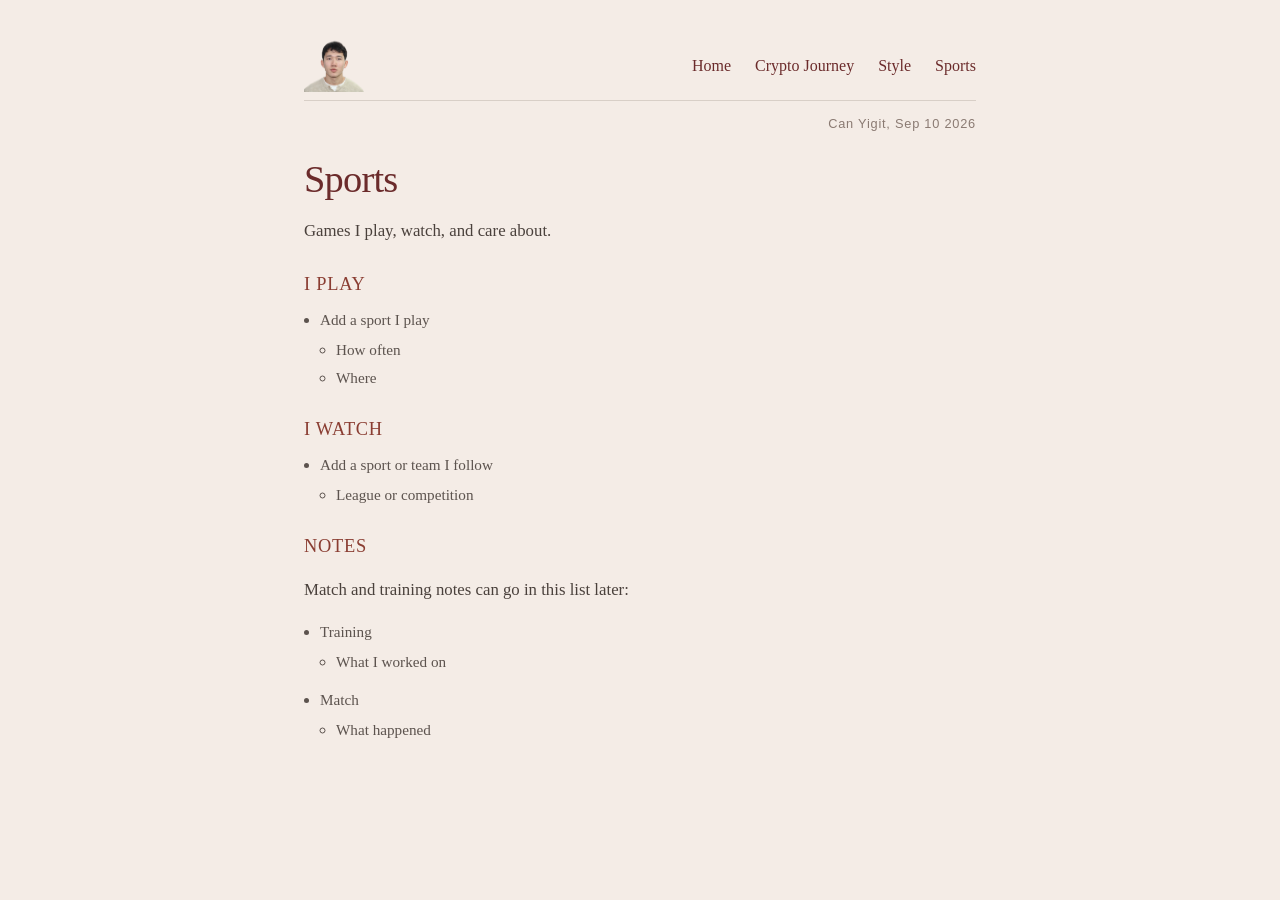
<file: Sports/index.html>
<!DOCTYPE html>
<html lang="en">
    <head>
        <meta charset="UTF-8">
        <title>Sports</title>
        <link rel="stylesheet" href="styles.css">
    </head>
    <body>
        <nav class ="navbar">
            <a href="../index.html">
                <img class ="logo" src="Picpfp1.png" alt="Can Yigit logo">
            </a>
            <div class="nav-links">
                <a href="../index.html">Home</a>
                <a href="../Crypto-Journey/index.html">Crypto Journey</a>
                <a href="../Style/index.html">Style</a>
                <a href="index.html">Sports</a>
            </div>
        </nav>
        <p class="name">Can Yigit, Sep 10 2026</p>
        <h1>Sports</h1>
        <p>Games I play, watch, and care about.</p>

        <h2>I play</h2>
        <ul>
            <li>Add a sport I play
                <ul>
                    <li>How often</li>
                    <li>Where</li>
                </ul>
            </li>
        </ul>

        <h2>I watch</h2>
        <ul>
            <li>Add a sport or team I follow
                <ul>
                    <li>League or competition</li>
                </ul>
            </li>
        </ul>

        <!-- Placeholder log — same list pattern as Day2, not a new layout. -->
        <h2>Notes</h2>
        <p>Match and training notes can go in this list later:</p>
        <ul>
            <li>Training
                <ul>
                    <li>What I worked on</li>
                </ul>
            </li>
            <li>Match
                <ul>
                    <li>What happened</li>
                </ul>
            </li>
        </ul>
    </body>
</html>
</file>
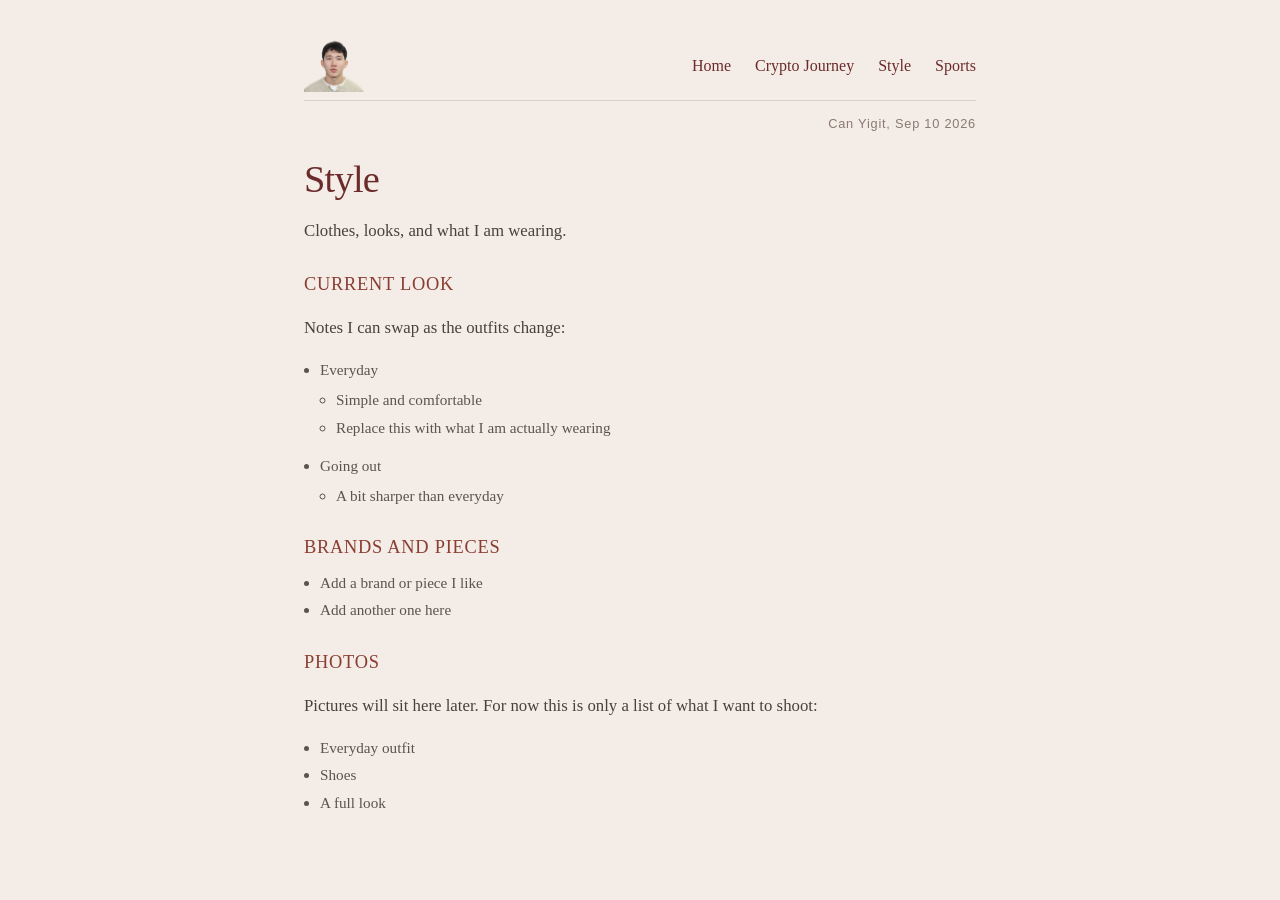
<file: Style/index.html>
<!DOCTYPE html>
<html lang="en">
    <head>
        <meta charset="UTF-8">
        <title>Style</title>
        <link rel="stylesheet" href="styles.css">
    </head>
    <body>
        <nav class ="navbar">
            <a href="../index.html">
                <img class ="logo" src="Picpfp1.png" alt="Can Yigit logo">
            </a>
            <div class="nav-links">
                <a href="../index.html">Home</a>
                <a href="../Crypto-Journey/index.html">Crypto Journey</a>
                <a href="index.html">Style</a>
                <a href="../Sports/index.html">Sports</a>
            </div>
        </nav>
        <p class="name">Can Yigit, Sep 10 2026</p>
        <h1>Style</h1>
        <p>Clothes, looks, and what I am wearing.</p>

        <h2>Current look</h2>
        <p>Notes I can swap as the outfits change:</p>
        <ul>
            <li>Everyday
                <ul>
                    <li>Simple and comfortable</li>
                    <li>Replace this with what I am actually wearing</li>
                </ul>
            </li>
            <li>Going out
                <ul>
                    <li>A bit sharper than everyday</li>
                </ul>
            </li>
        </ul>

        <h2>Brands and pieces</h2>
        <ul>
            <li>Add a brand or piece I like</li>
            <li>Add another one here</li>
        </ul>

        <!-- Not a photo gallery — only a list, same as Day2. Real pictures can wait. -->
        <h2>Photos</h2>
        <p>Pictures will sit here later. For now this is only a list of what I want to shoot:</p>
        <ul>
            <li>Everyday outfit</li>
            <li>Shoes</li>
            <li>A full look</li>
        </ul>
    </body>
</html>
</file>
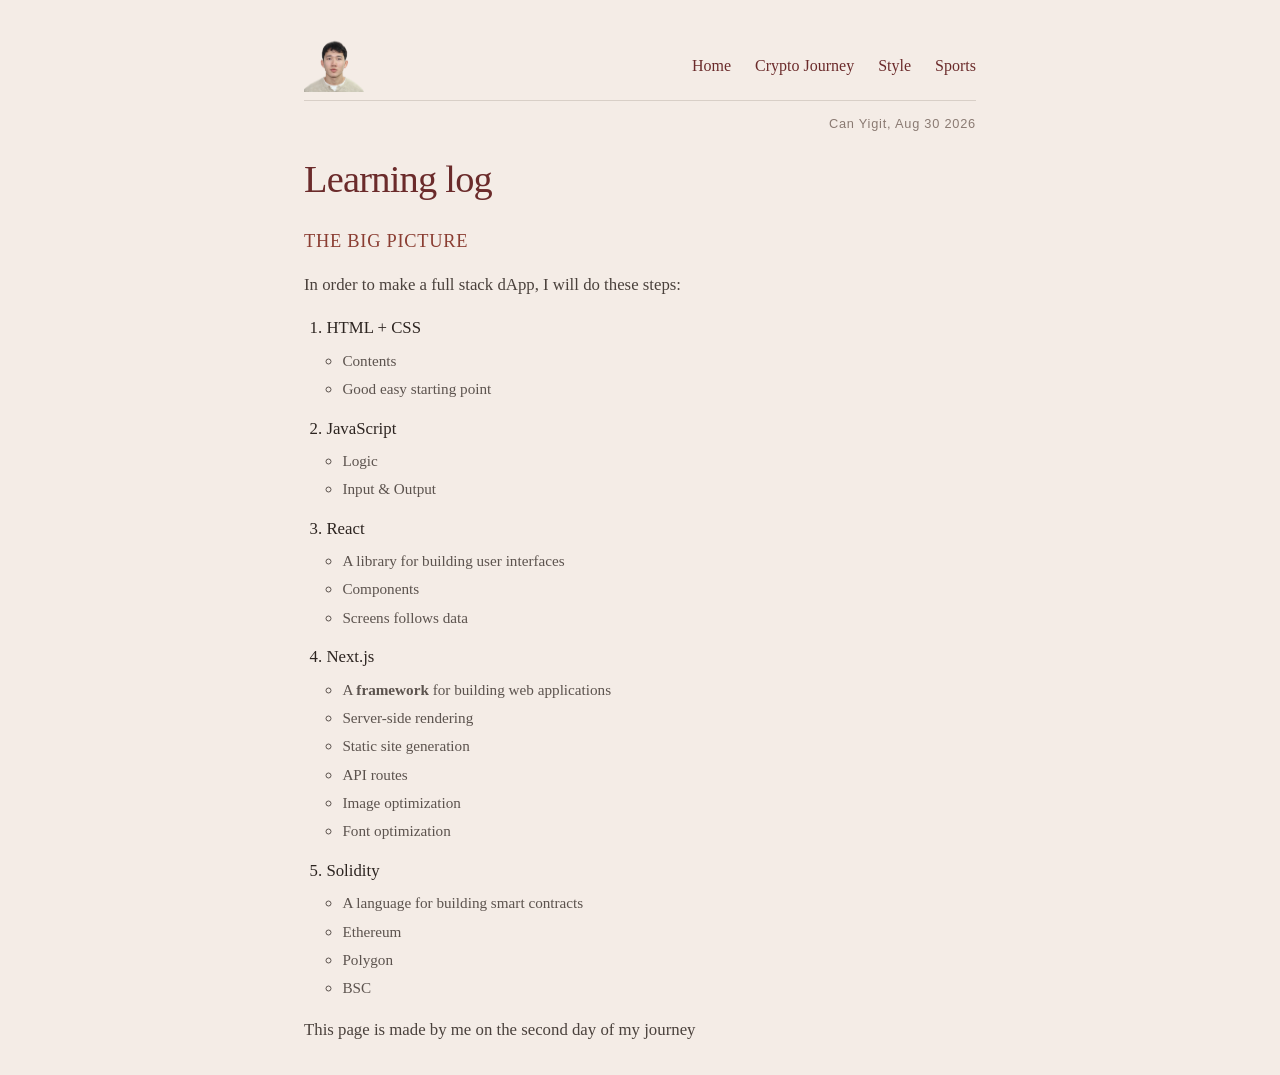
<file: Crypto-Journey/Day2/day2CSS.html>
<!DOCTYPE html>
<html lang="en">
    <head>
        <meta charset="UTF-8">
        <title>My First Page</title>
        <link rel="stylesheet" href="styles.css">
    </head>
    <body>
        <nav class ="navbar">
            <a href="../../index.html">
                <img class ="logo" src="Picpfp1.png" alt="Can Yigit logo">
            </a>
            <div class="nav-links">
                <a href="../../index.html">Home</a>
                <a href="../index.html">Crypto Journey</a>
                <a href="../../Style/index.html">Style</a>
                <a href="../../Sports/index.html">Sports</a>
            </div>
        </nav>
        <p class="name">Can Yigit, Aug 30 2026</p>
        <h1>Learning log</h1>
        <main>
            <h2>The big picture</h2>
            <p>In order to make a full stack dApp, I will do these steps:</p>
            <ol>
                <li>HTML + CSS
                    <ul>
                        <li> Contents</li>
                        <li> Good easy starting point</li>
                    </ul>
                </li>
                <li>JavaScript
                    <ul>
                        <li> Logic </li>
                        <li> Input &amp; Output </li>
                    </ul>
                </li>
                <li>React
                    <ul>
                        <li>A library for building user interfaces</li>
                        <li>Components</li>
                        <li>Screens follows data</li>
                    </ul>
                </li>
                <li>Next.js
                    <ul>
                        <li>A <strong>framework</strong> for building web applications</li>
                        <li>Server-side rendering</li>
                        <li>Static site generation</li>
                        <li>API routes</li>
                        <li>Image optimization</li>
                        <li>Font optimization</li>
                    </ul>
                </li>    
                <li>Solidity
                    <ul>
                        <li>A language for building smart contracts</li>
                        <li>Ethereum</li>
                        <li>Polygon</li>
                        <li>BSC</li>
                    </ul>
                </li>
            </ol>
            <p>This page is made by me on the second day of my journey</p>
        </main>
    </body>
</html>
</file>
<file: Sports/styles.css>
body {
    background-color: #f4ece6;
    font-family: Georgia, "Times New Roman", serif;
    color: #2c2420;
    max-width: 42rem;
    margin: 2rem auto;
    padding: 0rem 1.5rem;
    text-align: left;
    line-height: 1.55;
}

h1 {
    color: #6b2b2b;
    background-color: transparent;
    font-size: 2.4rem;
    font-weight: normal;
    letter-spacing: -0.02em;
    line-height: 1.15;
    margin: 0.3rem 0 0.8rem;
}

h2 {
    color: #8a3d32;
    font-size: 1.15rem;
    font-weight: normal;
    letter-spacing: 0.04em;
    text-transform: uppercase;
    margin: 1.6rem 0 0.6rem;
}

p {
    color: #4a413c;
    font-size: 1.05rem;
}

ol {
    font-size: 1.05rem;
    line-height: 1.6;
    padding-left: 1.4rem;
}

ul {
    color: #5c534e;
    font-size: 0.95rem;
    margin-top: 0.4rem;
    margin-bottom: 0.9rem;
    padding-left: 1.0rem;
}

ul li {
    color: #5c534e;
    margin-bottom: 0.25rem;
}

.name {
    color: #8a7a72;
    font-family: Arial, Helvetica, sans-serif;
    font-size: 0.8rem;
    font-weight: normal;
    letter-spacing: 0.06em;
    text-align: right;
    margin-bottom: 1.5rem;
}

.navbar {
    display: flex;
    justify-content: space-between;
    align-items: center;
    padding-bottom: 0rem;
    border-bottom: 1px solid #d8cfc7;
    margin-bottom: 0rem;
}
  
.logo {
    height: 60px;
    width: auto;
}
  
.nav-links {
    display: flex;
    gap: 1.5rem;
}
  
.nav-links a {
    color: #6b2b2b;
    text-decoration: none;
}
</file>
<file: Style/styles.css>
body {
    background-color: #f4ece6;
    font-family: Georgia, "Times New Roman", serif;
    color: #2c2420;
    max-width: 42rem;
    margin: 2rem auto;
    padding: 0rem 1.5rem;
    text-align: left;
    line-height: 1.55;
}

h1 {
    color: #6b2b2b;
    background-color: transparent;
    font-size: 2.4rem;
    font-weight: normal;
    letter-spacing: -0.02em;
    line-height: 1.15;
    margin: 0.3rem 0 0.8rem;
}

h2 {
    color: #8a3d32;
    font-size: 1.15rem;
    font-weight: normal;
    letter-spacing: 0.04em;
    text-transform: uppercase;
    margin: 1.6rem 0 0.6rem;
}

p {
    color: #4a413c;
    font-size: 1.05rem;
}

ol {
    font-size: 1.05rem;
    line-height: 1.6;
    padding-left: 1.4rem;
}

ul {
    color: #5c534e;
    font-size: 0.95rem;
    margin-top: 0.4rem;
    margin-bottom: 0.9rem;
    padding-left: 1.0rem;
}

ul li {
    color: #5c534e;
    margin-bottom: 0.25rem;
}

.name {
    color: #8a7a72;
    font-family: Arial, Helvetica, sans-serif;
    font-size: 0.8rem;
    font-weight: normal;
    letter-spacing: 0.06em;
    text-align: right;
    margin-bottom: 1.5rem;
}

.navbar {
    display: flex;
    justify-content: space-between;
    align-items: center;
    padding-bottom: 0rem;
    border-bottom: 1px solid #d8cfc7;
    margin-bottom: 0rem;
}
  
.logo {
    height: 60px;
    width: auto;
}
  
.nav-links {
    display: flex;
    gap: 1.5rem;
}
  
.nav-links a {
    color: #6b2b2b;
    text-decoration: none;
}
</file>
<file: Crypto-Journey/Day2/styles.css>
body {
    background-color: #f4ece6;
    font-family: Georgia, "Times New Roman", serif;
    color: #2c2420;
    max-width: 42rem;
    margin: 2rem auto;
    padding: 0rem 1.5rem;
    text-align: left;
    line-height: 1.55;
}

h1 {
    color: #6b2b2b;
    background-color: transparent;
    font-size: 2.4rem;
    font-weight: normal;
    letter-spacing: -0.02em;
    line-height: 1.15;
    margin: 0.3rem 0 0.8rem;
    animation: fadeUp 0.8s ease both;
}

h2 {
    color: #8a3d32;
    font-size: 1.15rem;
    font-weight: normal;
    letter-spacing: 0.04em;
    text-transform: uppercase;
    margin: 1.6rem 0 0.6rem;
}

p {
    color: #4a413c;
    font-size: 1.05rem;
}

ol {
    font-size: 1.05rem;
    line-height: 1.6;
    padding-left: 1.4rem;
}

ul {
    color: #5c534e;
    font-size: 0.95rem;
    margin-top: 0.4rem;
    margin-bottom: 0.9rem;
    padding-left: 1.0rem;
}

ul li {
    color: #5c534e;
    margin-bottom: 0.25rem;
}

.name {
    color: #8a7a72;
    font-family: Arial, Helvetica, sans-serif;
    font-size: 0.8rem;
    font-weight: normal;
    letter-spacing: 0.06em;
    text-align: right;
    margin-bottom: 1.5rem;
}

.navbar {
    display: flex;
    justify-content: space-between;
    align-items: center;
    padding-bottom: 0rem;
    border-bottom: 1px solid #d8cfc7;
    margin-bottom: 0rem;
}
  
.logo {
    height: 60px;
    width: auto;
    transition: transform 0.3s ease;
}

.logo:hover {
    transform: scale(1.08);
}
  
.nav-links {
    display: flex;
    gap: 1.5rem;
}
  
.nav-links a {
    color: #6b2b2b;
    text-decoration: none;
    transition: color 0.3s ease;
}

.nav-links a:hover {
    color: #c0392b;
}

@keyframes fadeUp {
    from {
        opacity: 0;
        transform: translateY(20px);
    }
    to {
        opacity: 1;
        transform: translateY(0);
    }
}

main {
    animation: fadeUp 0.8s ease 0.2s both;
}
</file>
